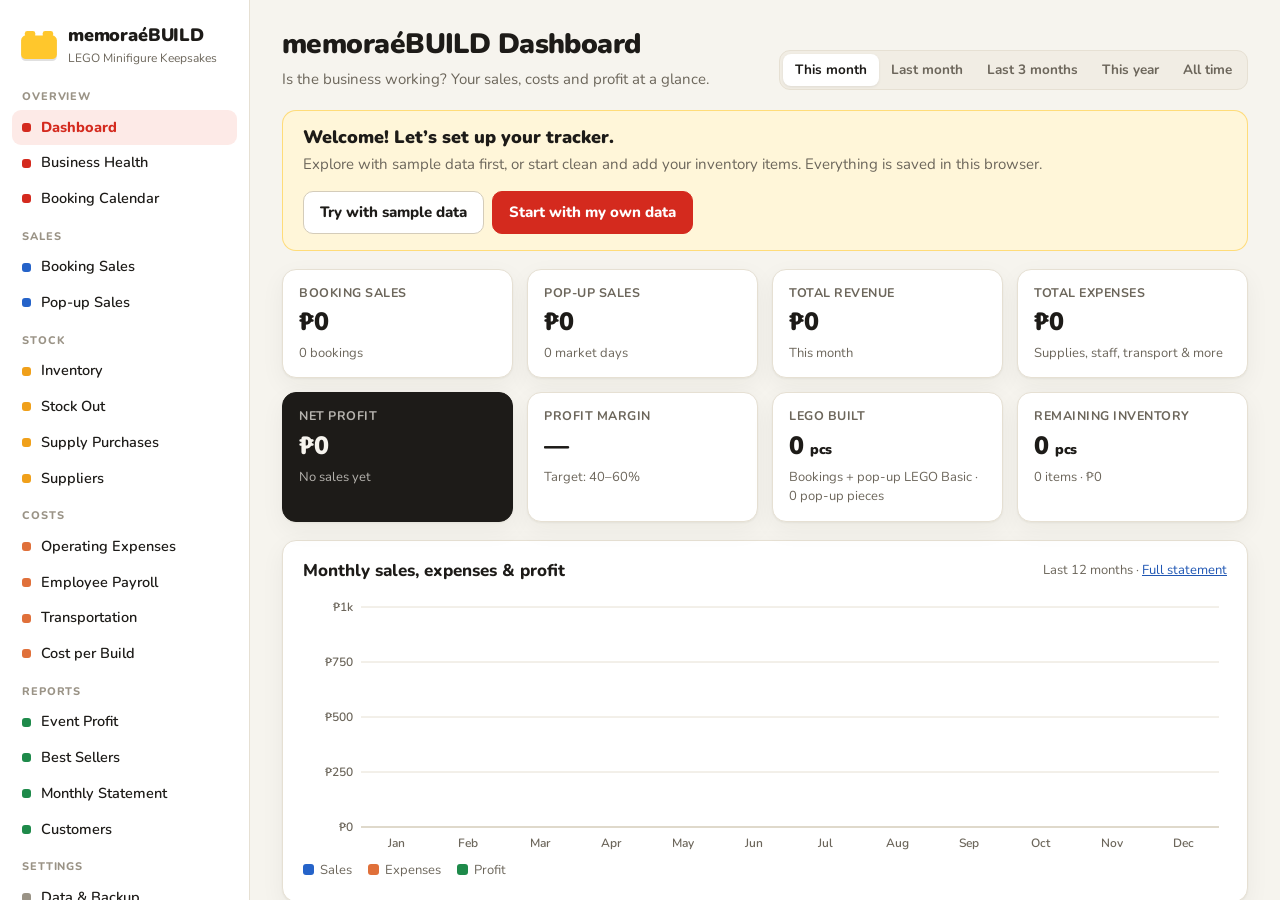
<file: index.html>
<!doctype html>
<html lang="en">
<head>
  <meta charset="utf-8">
  <meta name="viewport" content="width=device-width, initial-scale=1">
  <title>memoraéBUILD Tracker</title>
  <meta http-equiv="refresh" content="0; url=memoraeBUILD-tracker/">
  <style>body{font-family:system-ui,sans-serif;background:#f6f4ee;color:#1d1b18;display:grid;place-items:center;min-height:100vh;margin:0}</style>
</head>
<body>
  <p>Opening the <a href="memoraeBUILD-tracker/">memoraéBUILD Tracker</a>…</p>
</body>
</html>
</file>
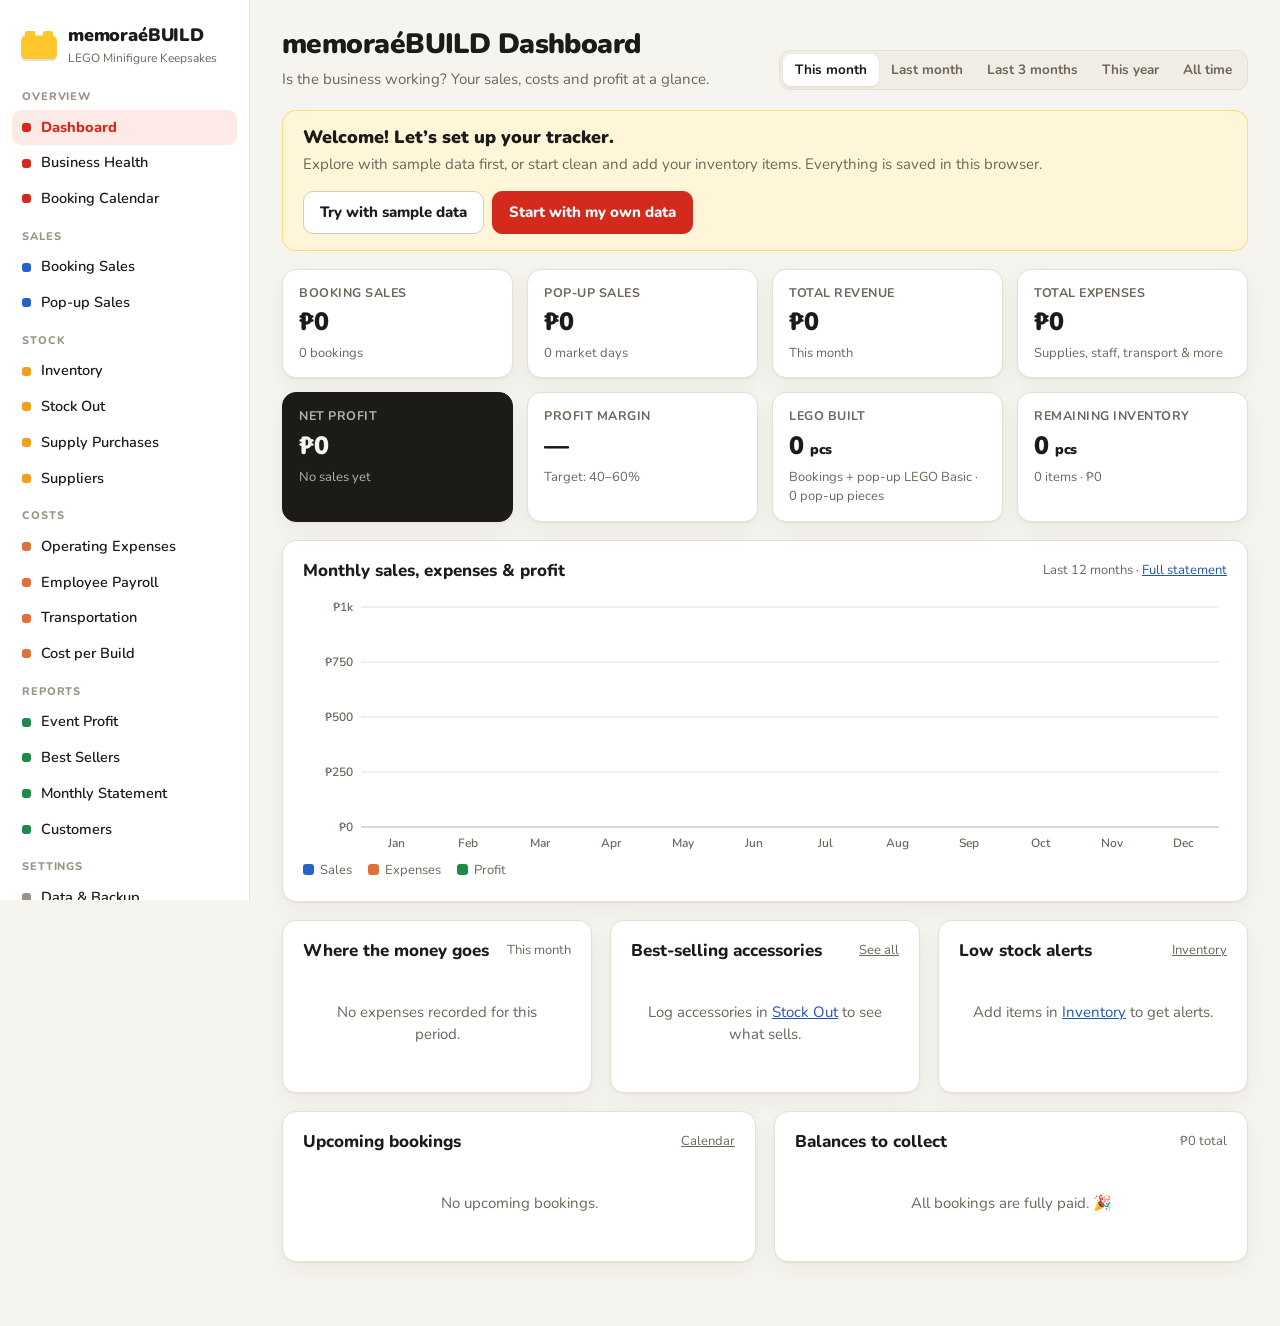
<file: memoraeBUILD-tracker/index.html>
<!doctype html>
<html lang="en">
<head>
  <meta charset="utf-8">
  <meta name="viewport" content="width=device-width, initial-scale=1">
  <title>memoraéBUILD Tracker</title>
  <meta name="description" content="Inventory, sales and profit monitoring for memoraéBUILD LEGO Minifigure Keepsakes.">
  <link rel="icon" href="data:image/svg+xml,%3Csvg xmlns='http://www.w3.org/2000/svg' viewBox='0 0 32 32'%3E%3Crect x='3' y='5' width='10' height='5' rx='2' fill='%23ffc72c'/%3E%3Crect x='19' y='5' width='10' height='5' rx='2' fill='%23ffc72c'/%3E%3Crect x='1' y='9' width='30' height='19' rx='4' fill='%23ffc72c'/%3E%3C/svg%3E">
  <link rel="preconnect" href="https://fonts.googleapis.com">
  <link rel="preconnect" href="https://fonts.gstatic.com" crossorigin>
  <link href="https://fonts.googleapis.com/css2?family=Nunito:wght@400;600;700;800;900&display=swap" rel="stylesheet">
  <link rel="stylesheet" href="styles.css">
</head>
<body>
  <div class="app">
    <aside class="sidebar" id="sidebar" aria-label="Main navigation">
      <a class="brand" href="#dashboard">
        <svg class="brick" viewBox="0 0 40 34" aria-hidden="true">
          <rect x="5" y="2" width="11" height="7" rx="2.5"/>
          <rect x="24" y="2" width="11" height="7" rx="2.5"/>
          <rect x="1" y="7" width="38" height="25" rx="5"/>
        </svg>
        <span class="brand-text">
          <strong id="brandName">memoraéBUILD</strong>
          <small id="brandTag">LEGO Minifigure Keepsakes</small>
        </span>
      </a>
      <nav id="nav"></nav>
      <div class="side-foot">
        <span>Data is saved in this browser.</span>
        <a href="#data">Back up your data →</a>
      </div>
    </aside>
    <div class="scrim" id="scrim"></div>

    <div class="content">
      <header class="topbar">
        <button class="menu-btn" id="menuBtn" aria-label="Open menu">
          <svg viewBox="0 0 24 24" width="22" height="22" aria-hidden="true"><path d="M3 6h18M3 12h18M3 18h18" stroke="currentColor" stroke-width="2" stroke-linecap="round"/></svg>
        </button>
        <span class="topbar-title" id="topTitle">memoraéBUILD</span>
      </header>
      <main id="main" tabindex="-1"></main>
    </div>
  </div>
  <div id="toast" class="toast" role="status" aria-live="polite"></div>
  <script src="app.js"></script>
</body>
</html>
</file>
<file: memoraeBUILD-tracker/styles.css>
/* memoraéBUILD Tracker — styles */
:root {
  --bg: #f6f4ee;
  --surface: #ffffff;
  --surface-2: #faf8f3;
  --sunken: #f1ede4;
  --border: #e6e0d3;
  --border-strong: #d4ccba;
  --text: #1d1b18;
  --muted: #6c665b;
  --faint: #9a9386;

  --brand: #d42a1e;
  --brand-ink: #ffffff;
  --brand-soft: #fdeae7;
  --yellow: #ffc72c;
  --yellow-soft: #fff6d9;

  --c-sales: #2563c9;
  --c-pop: #f0a01a;
  --c-exp: #e0703a;
  --c-profit: #1e8a4a;
  --c-loss: #d0342c;

  --good: #1e7b43;   --good-bg: #e4f3e9;
  --warn: #935700;   --warn-bg: #fff1d1;
  --bad: #b42318;    --bad-bg: #fdeceb;
  --info: #1f56b3;   --info-bg: #e8effc;
  --muted-bg: #efebe3;

  --radius: 14px;
  --radius-sm: 9px;
  --shadow: 0 1px 2px rgba(40, 30, 10, .05), 0 8px 24px rgba(40, 30, 10, .05);
  --font: 'Nunito', ui-rounded, system-ui, -apple-system, 'Segoe UI', Roboto, sans-serif;
  color-scheme: light;
}

@media (prefers-color-scheme: dark) {
  :root {
    --bg: #141311;
    --surface: #1d1c19;
    --surface-2: #222120;
    --sunken: #191816;
    --border: #312e29;
    --border-strong: #45413a;
    --text: #f2eee6;
    --muted: #a69f92;
    --faint: #7c766b;
    --brand: #f0503f;
    --brand-soft: #3a1d19;
    --yellow-soft: #3a3016;
    --c-sales: #5b93f0;
    --c-pop: #f5b13a;
    --c-exp: #f08a55;
    --c-profit: #3cb46a;
    --c-loss: #f0604f;
    --good: #5fd08a;   --good-bg: #183323;
    --warn: #f1b54a;   --warn-bg: #3a2c12;
    --bad: #ff8577;    --bad-bg: #3d1a17;
    --info: #8fb4ff;   --info-bg: #1b2740;
    --muted-bg: #2a2824;
    --shadow: 0 1px 2px rgba(0, 0, 0, .3), 0 8px 24px rgba(0, 0, 0, .25);
    color-scheme: dark;
  }
}

* { box-sizing: border-box; }
html { -webkit-text-size-adjust: 100%; }
body {
  margin: 0;
  background: var(--bg);
  color: var(--text);
  font-family: var(--font);
  font-size: 15px;
  line-height: 1.5;
  font-variant-numeric: tabular-nums;
}
a { color: var(--info); }
h1, h2, h3 { margin: 0; line-height: 1.2; }
button, input, select, textarea { font: inherit; color: inherit; }

/* ---------- layout ---------- */
.app { display: flex; min-height: 100vh; }
.sidebar {
  position: sticky; top: 0;
  width: 250px; flex: none;
  height: 100vh; overflow-y: auto;
  background: var(--surface);
  border-right: 1px solid var(--border);
  display: flex; flex-direction: column;
  padding: 18px 12px 14px;
}
.content { flex: 1; min-width: 0; display: flex; flex-direction: column; }
main { padding: 28px 32px 64px; max-width: 1320px; width: 100%; margin: 0 auto; outline: none; }

.brand { display: flex; align-items: center; gap: 10px; text-decoration: none; color: var(--text); padding: 4px 8px 16px; }
.brick { width: 38px; height: 32px; fill: var(--yellow); flex: none; filter: drop-shadow(0 2px 0 rgba(0,0,0,.12)); }
.brand-text { display: flex; flex-direction: column; min-width: 0; }
.brand-text strong { font-size: 18px; font-weight: 900; letter-spacing: -.01em; }
.brand-text small { font-size: 12px; color: var(--muted); white-space: nowrap; overflow: hidden; text-overflow: ellipsis; }

#nav { flex: 1; }
.nav-group { margin: 6px 0 12px; }
.nav-title { display: block; font-size: 11px; font-weight: 800; letter-spacing: .08em; text-transform: uppercase; color: var(--faint); padding: 0 10px 4px; }
.nav-group a {
  display: flex; align-items: center; gap: 10px;
  padding: 7px 10px; border-radius: 9px;
  color: var(--text); text-decoration: none; font-weight: 600; font-size: 14.5px;
}
.nav-group a i { width: 9px; height: 9px; border-radius: 3px; background: var(--dot, var(--border-strong)); flex: none; }
.nav-group a:hover { background: var(--sunken); }
.nav-group a.on { background: var(--brand-soft); color: var(--brand); font-weight: 800; }
.nav-group a .badge { margin-left: auto; }
.side-foot { border-top: 1px solid var(--border); padding: 12px 10px 0; font-size: 12.5px; color: var(--muted); display: flex; flex-direction: column; gap: 2px; }
.side-foot a { font-weight: 700; text-decoration: none; }

.topbar { display: none; }
.scrim { display: none; }

@media (max-width: 900px) {
  .sidebar {
    position: fixed; left: 0; top: 0; z-index: 40;
    transform: translateX(-100%); transition: transform .2s ease;
    box-shadow: var(--shadow);
  }
  body.nav-open .sidebar { transform: none; }
  body.nav-open .scrim { display: block; position: fixed; inset: 0; background: rgba(0,0,0,.35); z-index: 30; }
  .topbar {
    display: flex; align-items: center; gap: 10px;
    position: sticky; top: 0; z-index: 20;
    padding: 10px 16px; background: var(--surface); border-bottom: 1px solid var(--border);
  }
  .menu-btn { border: 1px solid var(--border); background: var(--surface-2); border-radius: 9px; padding: 6px; display: grid; place-items: center; cursor: pointer; }
  .topbar-title { font-weight: 800; }
  main { padding: 20px 16px 56px; }
}

/* ---------- page head ---------- */
.page-head { display: flex; gap: 16px; align-items: flex-end; justify-content: space-between; flex-wrap: wrap; margin-bottom: 20px; }
.page-head h1 { font-size: 28px; font-weight: 900; letter-spacing: -.02em; }
.page-head p { margin: 6px 0 0; color: var(--muted); max-width: 720px; }
.head-right { display: flex; gap: 8px; align-items: center; flex-wrap: wrap; }

/* ---------- cards ---------- */
.card {
  background: var(--surface); border: 1px solid var(--border);
  border-radius: var(--radius); box-shadow: var(--shadow);
  padding: 20px; margin-bottom: 18px; min-width: 0;
}
.card-head { display: flex; align-items: center; justify-content: space-between; gap: 12px; margin-bottom: 14px; flex-wrap: wrap; }
.card-head h2 { font-size: 17px; font-weight: 800; }
.card-head .sub { color: var(--muted); font-size: 13px; }
.grid-2 { display: grid; grid-template-columns: repeat(2, minmax(0, 1fr)); gap: 18px; }
.grid-3 { display: grid; grid-template-columns: repeat(3, minmax(0, 1fr)); gap: 18px; }
.grid-2 > .card, .grid-3 > .card { margin-bottom: 0; }
.stack { display: flex; flex-direction: column; gap: 18px; margin-bottom: 18px; }
@media (max-width: 1100px) { .grid-3 { grid-template-columns: 1fr 1fr; } }
@media (max-width: 800px) { .grid-2, .grid-3 { grid-template-columns: 1fr; } }

.banner {
  display: flex; gap: 16px; align-items: center; justify-content: space-between; flex-wrap: wrap;
  border-radius: var(--radius); padding: 16px 20px; margin-bottom: 18px;
  background: var(--yellow-soft); border: 1px solid color-mix(in srgb, var(--yellow) 55%, transparent);
}
.banner h2 { font-size: 18px; font-weight: 900; }
.banner p { margin: 4px 0 0; color: var(--muted); }
.banner.warn { background: var(--warn-bg); border-color: transparent; }

/* ---------- stats ---------- */
.stats { display: grid; grid-template-columns: repeat(auto-fill, minmax(210px, 1fr)); gap: 14px; margin-bottom: 18px; }
.stat {
  background: var(--surface); border: 1px solid var(--border); border-radius: var(--radius);
  padding: 14px 16px; display: flex; flex-direction: column; gap: 2px; box-shadow: var(--shadow); min-width: 0;
}
.stat-label { font-size: 12.5px; font-weight: 700; color: var(--muted); text-transform: uppercase; letter-spacing: .04em; }
.stat-value { font-size: 25px; font-weight: 900; letter-spacing: -.02em; white-space: nowrap; overflow: hidden; text-overflow: ellipsis; }
.stat-sub { font-size: 13px; color: var(--muted); }
.stat.hero { background: var(--text); color: var(--bg); border-color: var(--text); }
.stat.hero .stat-label, .stat.hero .stat-sub { color: color-mix(in srgb, var(--bg) 70%, transparent); }
.stat.pos .stat-value { color: var(--good); }
.stat.neg .stat-value { color: var(--bad); }
.stat.hero.pos .stat-value { color: var(--bg); }

/* ---------- pills / badges ---------- */
.pill { display: inline-block; padding: 2px 9px; border-radius: 999px; font-size: 12px; font-weight: 800; white-space: nowrap; background: var(--muted-bg); color: var(--muted); }
.pill.good { background: var(--good-bg); color: var(--good); }
.pill.warn { background: var(--warn-bg); color: var(--warn); }
.pill.bad { background: var(--bad-bg); color: var(--bad); }
.pill.info { background: var(--info-bg); color: var(--info); }
.badge { display: inline-grid; place-items: center; min-width: 20px; height: 20px; padding: 0 6px; border-radius: 999px; background: var(--bad); color: #fff; font-size: 11.5px; font-weight: 800; }
.tag { font-size: 11px; font-weight: 800; color: var(--warn); background: var(--warn-bg); padding: 1px 6px; border-radius: 6px; margin-left: 6px; vertical-align: 1px; }

/* ---------- buttons ---------- */
.btn {
  display: inline-flex; align-items: center; justify-content: center; gap: 6px;
  border: 1px solid var(--border-strong); background: var(--surface); color: var(--text);
  padding: 9px 16px; border-radius: 10px; font-weight: 800; cursor: pointer; text-decoration: none; white-space: nowrap;
}
.btn:hover { background: var(--sunken); }
.btn.primary { background: var(--brand); border-color: var(--brand); color: var(--brand-ink); }
.btn.primary:hover { filter: brightness(1.06); }
.btn.ghost { background: transparent; }
.btn.danger { color: var(--bad); border-color: color-mix(in srgb, var(--bad) 40%, transparent); background: transparent; }
.btn.danger:hover { background: var(--bad-bg); }
.btn.sm { padding: 5px 11px; font-size: 13px; border-radius: 8px; }
.link-btn { border: 0; background: none; padding: 2px 4px; color: var(--info); font-weight: 700; cursor: pointer; font-size: 13px; }
.link-btn.del { color: var(--bad); }
.link-btn:hover { text-decoration: underline; }

.seg { display: inline-flex; background: var(--sunken); border: 1px solid var(--border); border-radius: 11px; padding: 3px; flex-wrap: wrap; }
.seg button { border: 0; background: transparent; padding: 6px 12px; border-radius: 8px; font-weight: 700; font-size: 13.5px; color: var(--muted); cursor: pointer; }
.seg button.on { background: var(--surface); color: var(--text); box-shadow: 0 1px 3px rgba(0,0,0,.08); }

/* ---------- forms ---------- */
.form-card.is-editing { border-color: var(--info); box-shadow: 0 0 0 3px var(--info-bg), var(--shadow); }
.fgrid { display: grid; grid-template-columns: repeat(auto-fill, minmax(170px, 1fr)); gap: 12px 14px; }
.field { display: flex; flex-direction: column; gap: 4px; min-width: 0; }
.field.span-2 { grid-column: span 2; }
@media (max-width: 480px) { .field.span-2 { grid-column: auto; } }
.lbl { font-size: 13px; font-weight: 700; color: var(--muted); }
.req { color: var(--brand); }
.hint { color: var(--faint); font-size: 12px; line-height: 1.35; }
input, select, textarea {
  width: 100%; min-width: 0;
  border: 1px solid var(--border-strong); background: var(--surface-2);
  border-radius: var(--radius-sm); padding: 8px 10px; font-size: 14.5px;
}
input:focus, select:focus, textarea:focus { outline: 2px solid color-mix(in srgb, var(--info) 55%, transparent); outline-offset: 0; border-color: var(--info); background: var(--surface); }
input.invalid { border-color: var(--bad); }
.with-affix { position: relative; display: block; }
.with-affix .affix { position: absolute; left: 10px; top: 50%; transform: translateY(-50%); color: var(--faint); font-weight: 700; pointer-events: none; }
.with-affix input { padding-left: 24px; }
.form-foot { display: flex; align-items: center; justify-content: space-between; gap: 12px; margin-top: 16px; flex-wrap: wrap; }
.preview { display: flex; gap: 8px; flex-wrap: wrap; }
.preview span { background: var(--sunken); border-radius: 8px; padding: 5px 10px; font-size: 13.5px; color: var(--muted); }
.preview b { color: var(--text); }
.btns { display: flex; gap: 8px; margin-left: auto; }

/* ---------- tables ---------- */
.toolbar { display: flex; gap: 10px; align-items: center; flex-wrap: wrap; margin-bottom: 12px; }
.toolbar input[type=search] { max-width: 260px; }
.toolbar select { width: auto; }
.toolbar .count { color: var(--muted); font-size: 13px; margin-left: auto; }
.table-wrap { overflow-x: auto; border: 1px solid var(--border); border-radius: 11px; }
table { width: 100%; border-collapse: collapse; font-size: 14px; }
th, td { padding: 9px 12px; text-align: left; border-bottom: 1px solid var(--border); white-space: nowrap; }
th { background: var(--surface-2); font-size: 12px; text-transform: uppercase; letter-spacing: .04em; color: var(--muted); font-weight: 800; position: sticky; top: 0; }
th[data-sort] { cursor: pointer; user-select: none; }
th[data-sort]:hover { color: var(--text); }
th .arrow { color: var(--brand); }
td small { display: block; color: var(--faint); font-size: 12px; }
td.num, th.num { text-align: right; }
tbody tr:hover td { background: var(--surface-2); }
tbody tr:last-child td { border-bottom: 0; }
tfoot td { font-weight: 900; background: var(--sunken); border-top: 2px solid var(--border-strong); border-bottom: 0; }
tr.row-low td { background: var(--bad-bg); }
tr.row-low:hover td { background: color-mix(in srgb, var(--bad-bg) 80%, var(--bad) 8%); }
td.low-cell { color: var(--bad); font-weight: 900; }
tr.clickable { cursor: pointer; }
tr.selected td { background: var(--info-bg) !important; }
td.actions { text-align: right; }
td.wrap { white-space: normal; min-width: 180px; }
.neg-text { color: var(--bad); }
.pos-text { color: var(--good); }
.muted { color: var(--muted); }
.empty { color: var(--muted); text-align: center; padding: 26px 12px; margin: 0; }

/* ---------- charts ---------- */
.chart svg { width: 100%; height: auto; display: block; overflow: visible; }
.chart .grid { stroke: var(--border); stroke-width: 1; }
.chart .axis0 { stroke: var(--border-strong); stroke-width: 1.5; }
.chart .tick { fill: var(--muted); font-size: 12px; font-family: var(--font); font-weight: 600; }
.chart rect:hover { opacity: .8; }
.legend { display: flex; gap: 16px; flex-wrap: wrap; font-size: 13px; color: var(--muted); margin-top: 6px; }
.legend i { display: inline-block; width: 11px; height: 11px; border-radius: 3px; margin-right: 6px; vertical-align: -1px; }

.hbars { list-style: none; margin: 0; padding: 0; display: flex; flex-direction: column; gap: 11px; }
.hb-top { display: flex; justify-content: space-between; gap: 10px; font-size: 14px; }
.hb-top span { overflow: hidden; text-overflow: ellipsis; white-space: nowrap; }
.hb-track { height: 9px; border-radius: 6px; background: var(--sunken); margin-top: 4px; overflow: hidden; }
.hb-fill { height: 100%; border-radius: 6px; }
.hbars small { color: var(--faint); font-size: 12px; }

/* ---------- lists ---------- */
.list { list-style: none; margin: 0; padding: 0; }
.list li { display: flex; justify-content: space-between; align-items: center; gap: 12px; padding: 9px 0; border-bottom: 1px dashed var(--border); }
.list li:last-child { border-bottom: 0; }
.list .meta { color: var(--muted); font-size: 13px; }
.list .grow { min-width: 0; flex: 1; }
.list .grow b { display: block; overflow: hidden; text-overflow: ellipsis; white-space: nowrap; }

/* ---------- KPI cards ---------- */
.kpis { display: grid; grid-template-columns: repeat(auto-fill, minmax(300px, 1fr)); gap: 14px; }
.kpi { background: var(--surface); border: 1px solid var(--border); border-radius: var(--radius); padding: 16px 18px; box-shadow: var(--shadow); border-top: 4px solid var(--border-strong); display: flex; flex-direction: column; gap: 6px; }
.kpi.good { border-top-color: var(--good); }
.kpi.warn { border-top-color: var(--c-pop); }
.kpi.bad { border-top-color: var(--bad); }
.kpi.info { border-top-color: var(--info); }
.kpi-top { display: flex; justify-content: space-between; align-items: center; gap: 8px; }
.kpi h3 { font-size: 15px; font-weight: 800; }
.kpi .kpi-value { font-size: 26px; font-weight: 900; letter-spacing: -.02em; }
.kpi .target { font-size: 13px; color: var(--muted); }
.kpi p { margin: 0; font-size: 13.5px; }
.spark { display: flex; gap: 4px; align-items: flex-end; height: 34px; }
.spark span { flex: 1; background: var(--c-sales); border-radius: 3px 3px 0 0; min-height: 2px; opacity: .85; }
.score { display: flex; gap: 18px; align-items: center; flex-wrap: wrap; }
.score .big { font-size: 40px; font-weight: 900; letter-spacing: -.03em; }

/* ---------- statement ---------- */
.statement { width: 100%; border-collapse: collapse; }
.statement td { padding: 8px 4px; border-bottom: 1px dashed var(--border); white-space: normal; }
.statement td:last-child { text-align: right; white-space: nowrap; }
.statement tr.indent td:first-child { padding-left: 18px; color: var(--muted); }
.statement tr.strong td { font-weight: 900; border-bottom: 1px solid var(--border-strong); }
.statement tr.total td { font-weight: 900; font-size: 17px; border-bottom: 0; padding-top: 12px; }

/* ---------- calendar ---------- */
.cal-head { display: flex; align-items: center; gap: 8px; flex-wrap: wrap; margin-bottom: 12px; }
.cal-head h2 { font-size: 20px; font-weight: 900; margin-right: auto; }
.cal { display: grid; grid-template-columns: repeat(7, minmax(0, 1fr)); border: 1px solid var(--border); border-radius: 11px; overflow: hidden; }
.cal .dow { background: var(--surface-2); text-align: center; font-size: 12px; font-weight: 800; color: var(--muted); padding: 6px 0; text-transform: uppercase; }
.cal .day { min-height: 104px; border-top: 1px solid var(--border); border-left: 1px solid var(--border); padding: 5px; display: flex; flex-direction: column; gap: 3px; min-width: 0; }
.cal .day:nth-child(7n + 1) { border-left: 0; }
.cal .day.blank { background: var(--surface-2); }
.cal .day .dnum { font-size: 12.5px; font-weight: 800; color: var(--muted); }
.cal .day.today .dnum { background: var(--brand); color: #fff; border-radius: 999px; width: 22px; height: 22px; display: grid; place-items: center; }
.chip { display: block; width: 100%; text-align: left; border: 0; border-radius: 6px; padding: 2px 6px; font-size: 12px; font-weight: 700; cursor: pointer; overflow: hidden; text-overflow: ellipsis; white-space: nowrap; background: var(--info-bg); color: var(--info); }
.chip.stage-completed { background: var(--good-bg); color: var(--good); }
.chip.stage-inquiry { background: var(--muted-bg); color: var(--muted); }
.chip.stage-cancelled { background: var(--bad-bg); color: var(--bad); text-decoration: line-through; }
.chip.popup { background: var(--yellow-soft); color: var(--warn); }
@media (max-width: 640px) { .cal .day { min-height: 70px; padding: 3px; } .chip { font-size: 10.5px; padding: 1px 3px; } }

/* ---------- cost per build ---------- */
.comp-row { display: grid; grid-template-columns: 1fr 130px auto; gap: 8px; align-items: center; margin-bottom: 8px; }

/* ---------- guide ---------- */
.prose { max-width: 820px; }
.prose ol, .prose ul { padding-left: 22px; }
.prose li { margin: 6px 0; }
.prose h2 { font-size: 18px; font-weight: 900; margin: 6px 0 10px; }
.callout { background: var(--info-bg); color: var(--text); border-radius: 11px; padding: 12px 14px; font-size: 14px; }
.callout.warn { background: var(--warn-bg); }

/* ---------- toast ---------- */
.toast {
  position: fixed; left: 50%; bottom: 24px; transform: translate(-50%, 20px);
  background: var(--text); color: var(--bg); padding: 10px 18px; border-radius: 11px; font-weight: 700;
  opacity: 0; pointer-events: none; transition: opacity .2s, transform .2s; z-index: 60; max-width: calc(100% - 32px);
}
.toast.show { opacity: 1; transform: translate(-50%, 0); }
.toast.bad { background: var(--bad); color: #fff; }

/* ---------- print ---------- */
@media print {
  body { background: #fff; color: #000; }
  .sidebar, .topbar, .no-print, .form-card, .toolbar, .seg, td.actions, th.actions { display: none !important; }
  main { padding: 0; max-width: none; }
  .card, .stat, .kpi { box-shadow: none; break-inside: avoid; }
}
</file>
